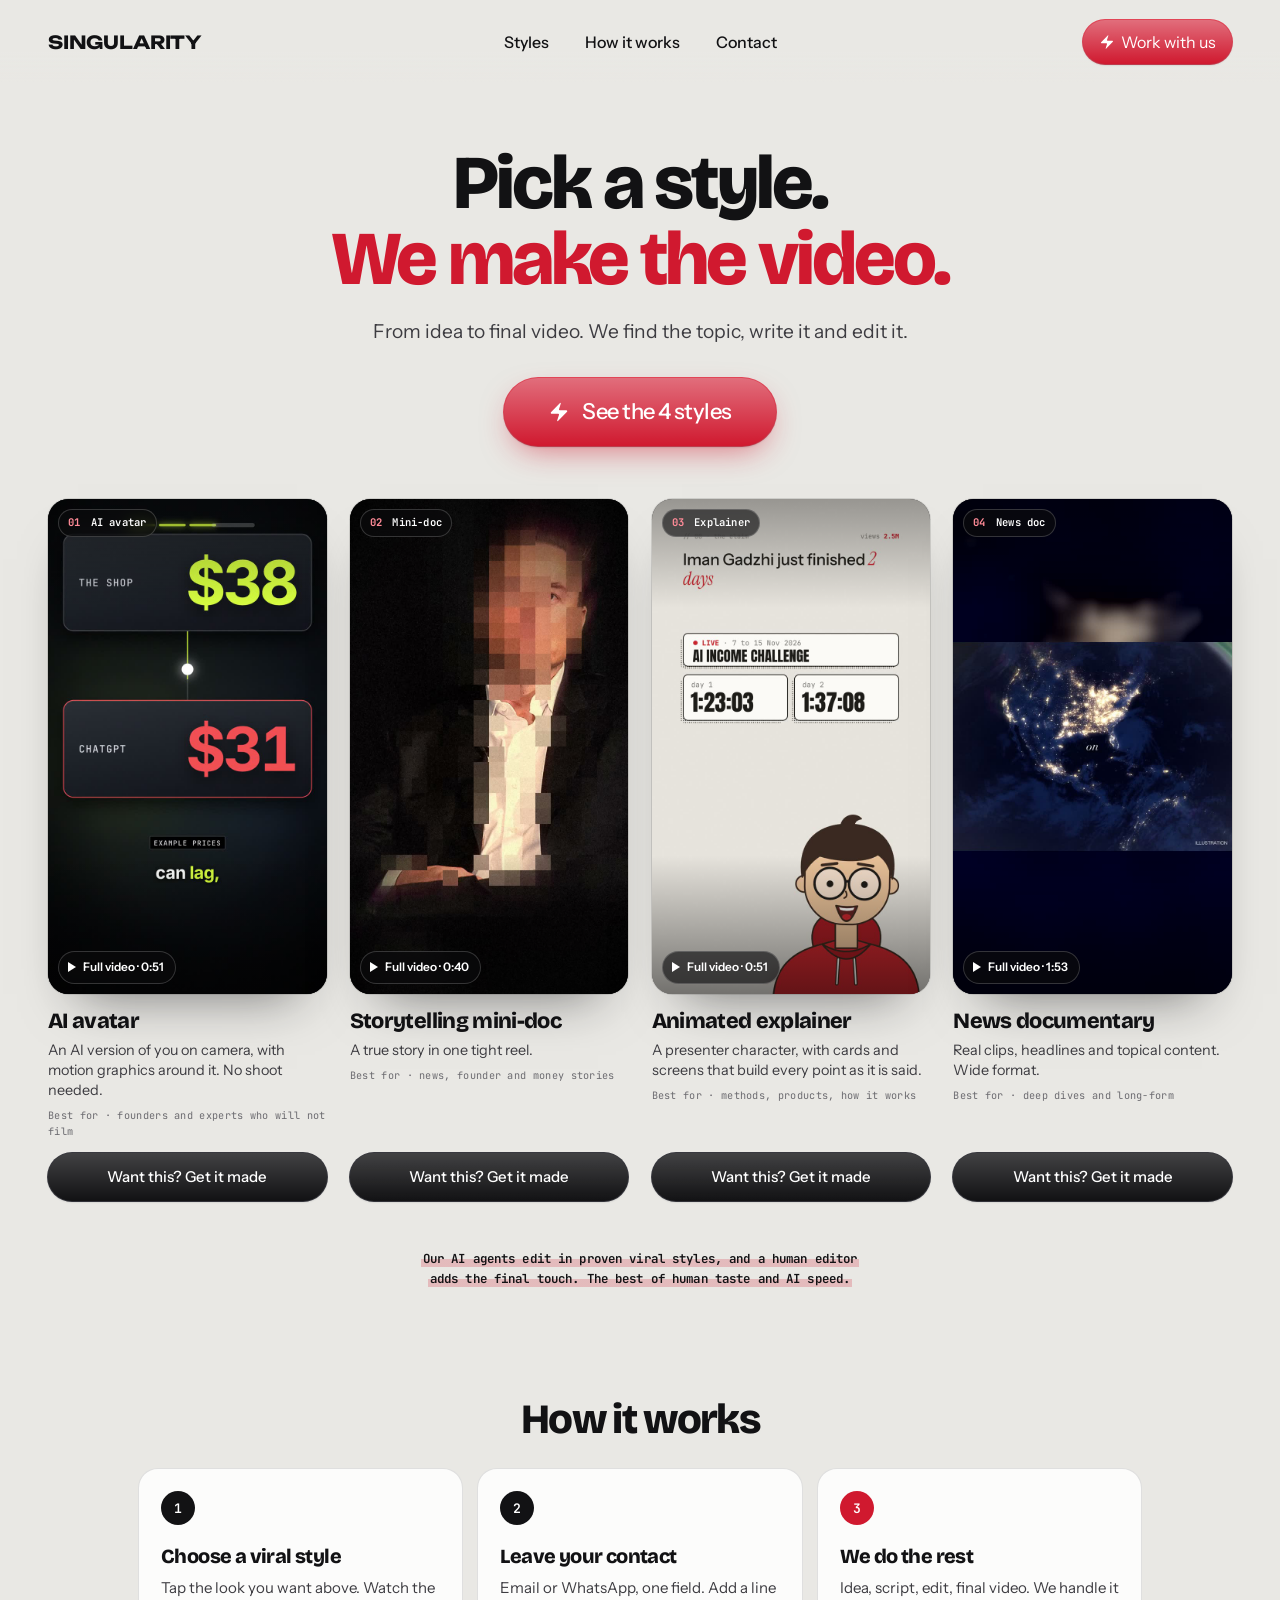
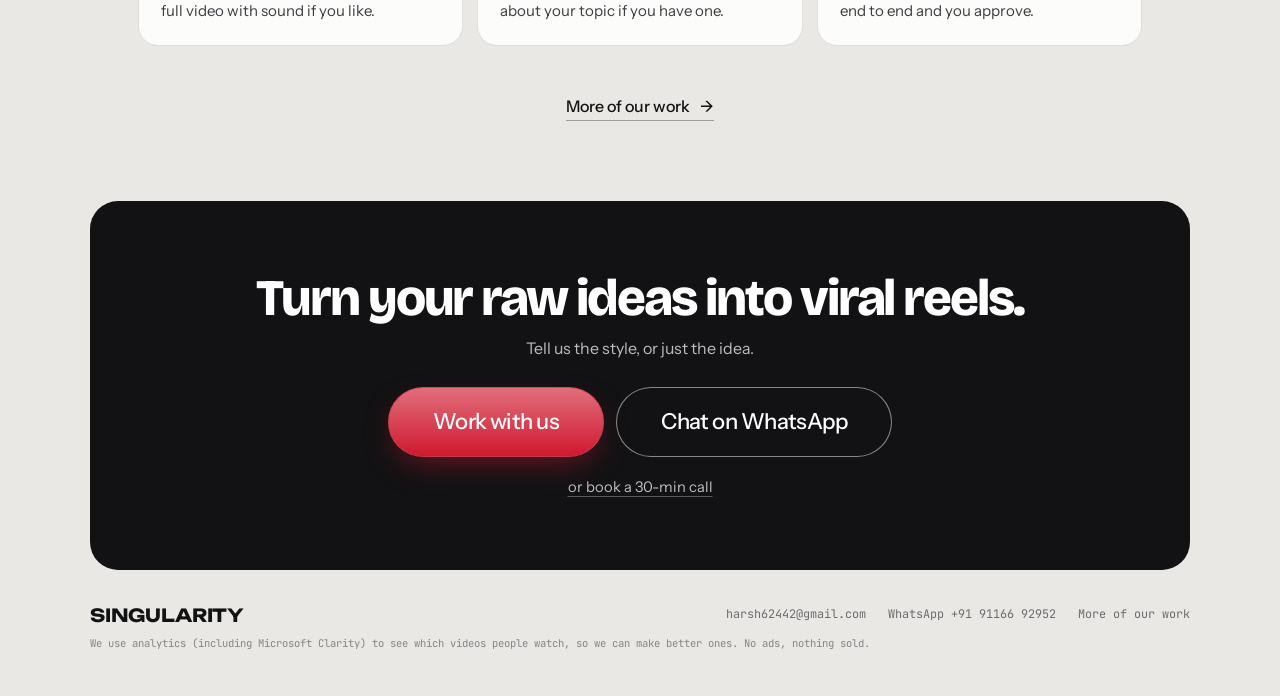
<file: index.html>
<!doctype html>
<html lang="en" data-ai-look="marker" data-studio="link">
<head>
<meta charset="utf-8">
<meta name="viewport" content="width=device-width, initial-scale=1, viewport-fit=cover">
<title>Singularity · Turn your raw ideas into viral reels</title>
<meta name="description" content="Choose from proven viral styles and Singularity makes the video for you, from idea to final cut. Four looks: cinematic mini-doc, explainer, AI avatar and news documentary.">
<meta name="theme-color" content="#e9e8e4" id="themeColor">
<link rel="icon" type="image/png" href="favicon.png">
<link rel="apple-touch-icon" href="apple-touch-icon.png">
<link rel="canonical" href="https://reachingsingularity.com/">
<meta property="og:type" content="website">
<meta property="og:url" content="https://reachingsingularity.com/">
<meta property="og:title" content="Turn your raw ideas into viral reels">
<meta property="og:description" content="Done-for-you videos from Singularity, idea to final cut. Choose a look, leave your contact, we make it.">
<meta property="og:image" content="https://reachingsingularity.com/media/og.jpg">
<meta property="og:image:width" content="1200"><meta property="og:image:height" content="630">
<meta name="twitter:card" content="summary_large_image">
<link rel="preconnect" href="https://fonts.googleapis.com">
<link rel="preconnect" href="https://fonts.gstatic.com" crossorigin>
<link rel="stylesheet" href="https://fonts.googleapis.com/css2?family=Bricolage+Grotesque:opsz,wght@12..96,700;12..96,800&family=Unbounded:wght@700&family=Instrument+Sans:wght@400;500;600&family=JetBrains+Mono:wght@400;600&display=swap">
<link rel="preload" as="image" href="media/minidoc-poster.jpg" fetchpriority="high">
<script>try{var b=JSON.parse(localStorage.getItem("ss_picks")||"{}").bg;if(b&&/^(localhost|127\.0\.0\.1)$/.test(location.hostname))document.documentElement.dataset.bg=b}catch(e){}</script>
<link rel="stylesheet" href="styles.css">
</head>
<body>

<header class="top" id="top">
  <a class="brand" href="#top" data-pick="logo">Singularity</a>
  <nav class="nav" aria-label="Sections">
    <a href="#styles">Styles</a>
    <a href="#how">How it works</a>
    <a href="#contact">Contact</a>
    <a class="studio-nav" href="studio/" data-pick="studio" hidden>More of our work</a>
  </nav>
  <button class="btn btn-sm" data-open-form=""><svg class="ico" viewBox="0 0 24 24" aria-hidden="true"><path d="M4 14a1 1 0 0 1-.78-1.63l9.9-10.2a.5.5 0 0 1 .86.46l-1.92 6.02A1 1 0 0 0 13 10h7a1 1 0 0 1 .78 1.63l-9.9 10.2a.5.5 0 0 1-.86-.46l1.92-6.02A1 1 0 0 0 11 14z"/></svg><span data-pick="cta">Work with us</span></button>
</header>

<main>
  <section class="hero">
    <p class="tag" data-pick="tag"></p>
    <h1>Pick a style.<br><em>We make the video.</em></h1>
    <p class="lede" data-pick="sub">From idea to final video. We find the topic, write it and edit it.</p>
    <div class="hero-cta">
      <a class="btn btn-lg" href="#styles"><svg class="ico" viewBox="0 0 24 24" aria-hidden="true"><path d="M4 14a1 1 0 0 1-.78-1.63l9.9-10.2a.5.5 0 0 1 .86.46l-1.92 6.02A1 1 0 0 0 13 10h7a1 1 0 0 1 .78 1.63l-9.9 10.2a.5.5 0 0 1-.86-.46l1.92-6.02A1 1 0 0 0 11 14z"/></svg>See the 4 styles</a>
    </div>
  </section>

  <section class="styles" id="styles" aria-label="Video styles">
    <!-- Style names and one-liners are first drafts. Edit freely. -->

    <article class="card" data-style="AI avatar" data-id="avatar">
      <div class="frame">
        <video class="loop" muted loop playsinline preload="none" poster="media/avatar-poster.jpg" width="720" height="1280" aria-label="AI avatar example, muted loop">
          <source data-src="media/avatar-loop.mp4" type="video/mp4">
        </video>
        <span class="chip"><b>01</b> AI avatar</span>
        <button class="watch" data-full="media/avatar-full.mp4" data-poster="media/avatar-poster.jpg"><span class="tri" aria-hidden="true"></span>Full video · 0:51</button>
      </div>
      <h2>AI avatar</h2>
      <p class="line">An AI version of you on camera, with motion graphics around it. No shoot needed.</p>
      <p class="for">Best for · founders and experts who will not film</p>
      <button class="btn btn-dark want" data-open-form="AI avatar"><span class="long" data-pick="want">Want this? Get it made</span><span class="short" data-pick="wantShort">Get this made</span></button>
    </article>

    <article class="card" data-style="Storytelling mini-doc" data-id="minidoc">
      <div class="frame">
        <video class="loop" muted loop playsinline preload="none" poster="media/minidoc-poster.jpg" width="720" height="1280" aria-label="Storytelling mini-doc example, muted loop">
          <source data-src="media/minidoc-loop.mp4" type="video/mp4">
        </video>
        <span class="chip"><b>02</b> Mini-doc</span>
        <button class="watch" data-full="media/minidoc-full.mp4" data-poster="media/minidoc-poster.jpg"><span class="tri" aria-hidden="true"></span>Full video · 0:40</button>
      </div>
      <h2>Storytelling mini-doc</h2>
      <p class="line">A true story in one tight reel.</p>
      <p class="for">Best for · news, founder and money stories</p>
      <button class="btn btn-dark want" data-open-form="Storytelling mini-doc"><span class="long" data-pick="want">Want this? Get it made</span><span class="short" data-pick="wantShort">Get this made</span></button>
    </article>

    <article class="card" data-style="Animated explainer" data-id="explainer">
      <div class="frame">
        <video class="loop" muted loop playsinline preload="none" poster="media/explainer-poster.jpg" width="720" height="1280" aria-label="Animated explainer example, muted loop">
          <source data-src="media/explainer-loop.mp4" type="video/mp4">
        </video>
        <span class="chip"><b>03</b> Explainer</span>
        <button class="watch" data-full="media/explainer-full.mp4" data-poster="media/explainer-poster.jpg"><span class="tri" aria-hidden="true"></span>Full video · 0:51</button>
      </div>
      <h2>Animated explainer</h2>
      <p class="line">A presenter character, with cards and screens that build every point as it is said.</p>
      <p class="for">Best for · methods, products, how it works</p>
      <button class="btn btn-dark want" data-open-form="Animated explainer"><span class="long" data-pick="want">Want this? Get it made</span><span class="short" data-pick="wantShort">Get this made</span></button>
    </article>

    <article class="card" data-style="News documentary" data-id="news">
      <div class="frame">
        <video class="loop" muted loop playsinline preload="none" poster="media/news-poster.jpg" width="720" height="1280" aria-label="News documentary example, muted loop">
          <source data-src="media/news-loop.mp4" type="video/mp4">
        </video>
        <span class="chip"><b>04</b> News doc</span>
        <button class="watch" data-full="media/news-full.mp4" data-poster="media/news-poster.jpg"><span class="tri" aria-hidden="true"></span>Full video · 1:53</button>
      </div>
      <h2>News documentary</h2>
      <p class="line">Real clips, headlines and topical content. Wide format.</p>
      <p class="for">Best for · deep dives and long-form</p>
      <button class="btn btn-dark want" data-open-form="News documentary"><span class="long" data-pick="want">Want this? Get it made</span><span class="short" data-pick="wantShort">Get this made</span></button>
    </article>
  </section>

  <div class="wheel-nav" hidden>
    <button class="wn-arrow" data-wheel="prev" aria-label="Previous style">‹</button>
    <span class="wn-dots"></span>
    <button class="wn-arrow" data-wheel="next" aria-label="Next style">›</button>
  </div>

  <p class="ai-line ai-strip" data-ai-slot="strip"><span>Our AI agents edit in proven viral styles, and a human editor adds the final touch. The best of human taste and AI speed.</span></p>

  <section class="how" id="how" aria-label="How it works">
    <h2 class="sec">How it works</h2>
    <ol>
      <li class="reveal"><span class="num">1</span><h3>Choose a viral style</h3><p>Tap the look you want above. Watch the full video with sound if you like.</p></li>
      <li class="reveal"><span class="num">2</span><h3>Leave your contact</h3><p>Email or WhatsApp, one field. Add a line about your topic if you have one.</p></li>
      <li class="reveal"><span class="num">3</span><h3>We do the rest</h3><p>Idea, script, edit, final video. We handle it end to end and you approve. <span class="ai-line ai-how" data-ai-slot="how" hidden></span></p></li>
    </ol>
  </section>

  <div class="studio-wrap reveal"><a class="studio" href="studio/"><span class="studio-t" data-pick="studio">More of our work</span><span class="studio-go" aria-hidden="true">→</span></a></div>

  <section class="close reveal" id="contact">
    <h2>Turn your raw ideas into viral reels.</h2>
    <p>Tell us the style, or just the idea.</p>
    <p class="ai-line ai-close" data-ai-slot="close" hidden></p>
    <div class="close-cta">
      <button class="btn btn-lg" data-open-form="" data-pick="cta">Work with us</button>
      <a class="btn btn-lg btn-ghost" id="waLink" target="_blank" rel="noopener">Chat on WhatsApp</a>
    </div>
    <a class="link" id="callLink" target="_blank" rel="noopener">or book a 30-min call</a>
    <a class="studio-close" href="studio/" hidden><span data-pick="studio">More of our work</span> →</a>
  </section>
</main>

<footer class="foot">
  <span class="brand" data-pick="logo">Singularity</span>
  <span class="foot-links">
    <a id="mailLink"></a>
    <a id="waLink2" target="_blank" rel="noopener"></a>
    <a href="studio/" data-pick="studio">More of our work</a>
  </span>
  <p class="ai-line ai-foot" data-ai-slot="foot" hidden></p>
  <p class="privacy-line">We use analytics (including Microsoft Clarity) to see which videos people watch, so we can make better ones. No ads, nothing sold.</p>
</footer>

<div class="sticky" id="sticky" hidden>
  <span>Like a style?</span>
  <button class="btn btn-sm" data-open-form="">Get it made</button>
</div>

<!-- Lead form -->
<dialog class="sheet" id="leadDialog" aria-labelledby="leadTitle">
  <button class="x" data-close aria-label="Close">×</button>
  <form id="leadForm" novalidate>
    <div class="picked">
      <img id="pickedImg" alt="" width="54" height="96">
      <div>
        <p class="mono">You picked</p>
        <h2 id="leadTitle">Get a video made</h2>
      </div>
    </div>

    <label class="field" for="styleSel"><span>Style</span>
      <select id="styleSel" name="style">
        <option>AI avatar</option>
        <option>Storytelling mini-doc</option>
        <option>Animated explainer</option>
        <option>News documentary</option>
        <option value="Not sure yet">Not sure yet, help me pick</option>
      </select>
    </label>

    <label class="field" for="leadContact"><span>Email or WhatsApp number</span>
      <input id="leadContact" name="contact" type="text" inputmode="email" autocomplete="email" autocapitalize="off" spellcheck="false" placeholder="you@company.com or +91 98765 43210" required aria-describedby="contactErr">
      <em class="err" id="contactErr" role="alert"></em>
    </label>

    <label class="field" for="note"><span>What is the video about? <i>optional</i></span>
      <input id="note" name="note" type="text" maxlength="200" placeholder="One line is enough">
    </label>

    <input class="hp" type="checkbox" name="botcheck" tabindex="-1" autocomplete="off" aria-hidden="true">

    <button class="btn btn-lg wide" type="submit" id="sendBtn">Send. We will reach out.</button>
    <p class="fine">We only use this to contact you about your video. <a id="waLink3" target="_blank" rel="noopener">Or message us on WhatsApp</a></p>
  </form>

  <div class="done" id="leadDone" hidden>
    <div class="tick" aria-hidden="true">✓</div>
    <h2>Got it.</h2>
    <p id="doneLine"></p>
    <button class="btn btn-dark btn-md" data-close>Back to the styles</button>
  </div>
</dialog>

<!-- Full video player -->
<dialog class="player" id="playerDialog" aria-label="Full video">
  <button class="x light" data-close aria-label="Close">×</button>
  <video id="playerVideo" controls playsinline preload="none"></video>
  <button class="btn btn-lg" id="playerWant">Want this? Get it made</button>
</dialog>

<script src="config.js"></script>
<script src="app.js"></script>
<script src="track.js"></script>
</body>
</html>
</file>
<file: styles.css>
/* Singularity · video styles page. Brand tokens match reachingsingularity.com */
:root{
  --ground:#e9e8e4;   /* platinum */
  --card:#fcfcfb;     /* pearl */
  --card-2:#efeeeb;
  --sheet:#fcfcfb;
  --ink:#121214;
  --muted:#6c6b70;
  --line:rgba(18,18,20,.12);
  --red:#d0192f;
  --red-ring:#e44658;
  --red-glow:rgba(208,25,47,.6);
  --display:"Bricolage Grotesque","Helvetica Neue",Arial,sans-serif;
  --body:"Instrument Sans","Helvetica Neue",Arial,sans-serif;
  --mono:"JetBrains Mono",ui-monospace,Menlo,monospace;
  --logo-font:"Unbounded",var(--display);--logo-weight:700;--logo-style:normal;--logo-space:-.01em;--logo-case:uppercase;--logo-scale:.78;--logo-vary:normal;--logo-size:1.45rem;
  --pad:clamp(16px,4vw,48px);
  --ease:cubic-bezier(.2,.7,.2,1);
  color-scheme:light;
}
html[data-bg="white"]{--ground:#ffffff;--card:#f6f5f3;--card-2:#efeeeb}
*{box-sizing:border-box}
html{scroll-behavior:smooth;-webkit-text-size-adjust:100%;background:var(--ground)}
body{margin:0;background:var(--ground);color:var(--ink);font-family:var(--body);font-size:16px;line-height:1.5;-webkit-font-smoothing:antialiased}
h1,h2,h3,p,ol{margin:0}
ol{padding:0;list-style:none}
button{font:inherit;color:inherit;cursor:pointer;border:0;background:none;padding:0}
a{color:inherit}
:focus-visible{outline:2px solid var(--red);outline-offset:3px;border-radius:6px}
[hidden]{display:none!important}

/* Buttons: same recipe as Crayo's (top gloss, 1px lighter ring, soft drop), in our red */
.btn{display:inline-flex;align-items:center;justify-content:center;gap:6px;border-radius:9999px;color:#fff;white-space:nowrap;text-decoration:none;
  height:44px;padding:10px 16px;font-size:16px;font-weight:400;line-height:24px;
  background:linear-gradient(rgba(255,255,255,.37),rgba(255,255,255,0)),var(--red);
  box-shadow:0 1px 2px rgba(14,18,27,.24),0 0 0 1px var(--red-ring);
  transition:filter .2s cubic-bezier(.4,0,.2,1),transform .2s cubic-bezier(.4,0,.2,1),box-shadow .2s cubic-bezier(.4,0,.2,1)}
.btn:hover{filter:brightness(1.08)}
.btn:active{transform:scale(.98)}
.btn .ico{height:1em;width:auto;fill:#fff;flex:none}
.btn-lg{height:56px;padding:0 min(2rem,6vw);gap:10px;font-size:min(18px,4.6vw);font-weight:500;letter-spacing:-.025em;
  box-shadow:0 1px 2px rgba(14,18,27,.24),0 0 0 1px var(--red-ring),0 12px 32px -10px var(--red-glow)}
.btn-md{height:50px;padding:0 26px;font-weight:500}
.btn-dark{background:linear-gradient(rgba(255,255,255,.2),rgba(255,255,255,0)),var(--ink);box-shadow:0 1px 2px rgba(14,18,27,.24),0 0 0 1px #3a3a40}
.btn-ghost{background:transparent;box-shadow:0 0 0 1px rgba(255,255,255,.5)}
.btn-ghost:hover{background:rgba(255,255,255,.1)}
.btn.wide{width:100%}
@media (min-width:768px){.btn-lg{height:68px;padding:0 44px;gap:12px;font-size:22px;letter-spacing:-.55px}}
.link{font-size:.92rem;color:var(--muted);text-decoration:underline;text-underline-offset:4px;text-decoration-color:var(--line)}
.link:hover{color:var(--ink);text-decoration-color:var(--ink)}

/* Top bar: part of the page, no band, no line (Crayo layout: logo, centre links, button) */
.top{position:sticky;top:0;z-index:20;display:grid;grid-template-columns:1fr auto 1fr;align-items:center;gap:12px;padding:20px var(--pad) 18px;max-width:1416px;margin:0 auto;
  background:linear-gradient(to bottom,var(--ground) 62%,transparent)}
.top .btn{justify-self:end}
.brand{font-family:var(--logo-font);font-weight:var(--logo-weight);font-style:var(--logo-style);letter-spacing:var(--logo-space);text-transform:var(--logo-case);font-variation-settings:var(--logo-vary,normal);font-size:calc(var(--logo-size) * var(--logo-scale,1));line-height:1;text-decoration:none;justify-self:start}
.nav{display:flex;gap:4px}
.nav a{font-size:16px;font-weight:500;padding:8px 16px;border-radius:8px;text-decoration:none;transition:background .2s}
.nav a:hover{background:rgba(18,18,20,.06)}

/* Hero */
.hero{text-align:center;padding:clamp(30px,7vh,76px) var(--pad) clamp(30px,5vh,52px);max-width:940px;margin:0 auto}
.tag{font-size:14px;font-weight:500;line-height:20px;color:var(--ink)}
.tag:empty{display:none}
h1{font-family:var(--display);font-weight:800;font-size:clamp(2.3rem,7.6vw,4.75rem);line-height:1;letter-spacing:-.04em;margin-top:20px;text-wrap:balance}
.tag:empty + h1{margin-top:0}
h1 em{font-style:normal;color:var(--red)}
.lede{max-width:600px;margin:20px auto 0;font-size:clamp(1rem,1.6vw,1.2rem);line-height:1.5;color:#3d3c41;text-wrap:balance}
.hero-cta{display:flex;justify-content:center;margin-top:32px}

/* Style cards */
.styles{display:grid;grid-template-columns:repeat(4,minmax(0,1fr));gap:clamp(12px,1.8vw,26px);padding:8px var(--pad) 0;max-width:1320px;margin:0 auto;scroll-margin-top:90px}
.card{display:flex;flex-direction:column;min-width:0;animation:cardin .7s var(--ease) both}
.card:nth-child(2){animation-delay:.07s}.card:nth-child(3){animation-delay:.14s}.card:nth-child(4){animation-delay:.21s}
@keyframes cardin{from{opacity:0;transform:translateY(26px)}}
.frame{position:relative;aspect-ratio:9/16;border-radius:clamp(14px,1.6vw,22px);overflow:hidden;background:#0b0b0c;
  box-shadow:0 0 0 1px var(--line),0 30px 50px -30px rgba(18,18,20,.55);transition:transform .35s var(--ease),box-shadow .35s var(--ease)}
.frame video{position:absolute;inset:0;width:100%;height:100%;object-fit:cover;display:block}
.frame::after{content:"";position:absolute;inset:0;pointer-events:none;background:linear-gradient(to bottom,rgba(0,0,0,.34),rgba(0,0,0,0) 22%,rgba(0,0,0,0) 72%,rgba(0,0,0,.5))}
.chip{position:absolute;z-index:2;left:10px;top:10px;max-width:calc(100% - 20px);font-family:var(--mono);font-size:.66rem;font-weight:600;letter-spacing:.02em;color:#fff;background:rgba(12,12,14,.62);
  backdrop-filter:blur(8px);-webkit-backdrop-filter:blur(8px);border:1px solid rgba(255,255,255,.18);padding:5px 9px;border-radius:999px;white-space:nowrap;overflow:hidden;text-overflow:ellipsis}
.chip b{color:#ff8b98;margin-right:4px}
.watch{position:absolute;z-index:2;left:10px;bottom:10px;display:inline-flex;align-items:center;gap:7px;font-size:.74rem;font-weight:600;color:#fff;background:rgba(12,12,14,.62);
  backdrop-filter:blur(8px);-webkit-backdrop-filter:blur(8px);border:1px solid rgba(255,255,255,.18);padding:7px 11px 7px 9px;border-radius:999px;transition:background .2s}
.watch:hover{background:var(--red)}
.tri{width:0;height:0;border-left:8px solid #fff;border-top:5px solid transparent;border-bottom:5px solid transparent}
.card h2{font-family:var(--display);font-weight:800;font-size:clamp(1.05rem,1.7vw,1.4rem);letter-spacing:-.03em;line-height:1.08;margin-top:16px}
.card .line{font-size:.9rem;color:#3d3c41;margin-top:6px;line-height:1.4}
.card .for{font-family:var(--mono);font-size:.64rem;letter-spacing:.03em;color:var(--muted);margin-top:8px;margin-bottom:14px}
.card .want{margin-top:auto;width:100%;height:48px;font-size:15px;font-weight:500;padding:0 10px}
.want .short{display:none}

/* Wheel layout (picks.layout = "wheel") */
.styles.wheel{display:block;position:relative;max-width:none;padding:12px 0 0;overflow:hidden;perspective:1500px;touch-action:pan-y;
  --cw:min(300px,60vw);--sx:calc(var(--cw) * .86);height:calc(var(--cw) * 16 / 9 + 200px)}
.styles.wheel .card{position:absolute;top:12px;left:50%;width:var(--cw);margin-left:calc(var(--cw) / -2);animation:none;
  transition:transform .65s var(--ease),opacity .5s var(--ease);will-change:transform}
.styles.wheel .card[data-off="0"]{z-index:3;transform:none}
.styles.wheel .card[data-off="1"]{z-index:2;transform:translateX(var(--sx)) translateZ(-240px) rotateY(-34deg);cursor:pointer}
.styles.wheel .card[data-off="-1"]{z-index:2;transform:translateX(calc(var(--sx) * -1)) translateZ(-240px) rotateY(34deg);cursor:pointer}
.styles.wheel .card[data-off="2"],.styles.wheel .card[data-off="-2"]{z-index:1;opacity:0;transform:translateZ(-520px);pointer-events:none}
.styles.wheel .card>:not(.frame),.styles.wheel .card .chip,.styles.wheel .card .watch{transition:opacity .4s var(--ease)}
.styles.wheel .card:not([data-off="0"])>:not(.frame),.styles.wheel .card:not([data-off="0"]) .chip,.styles.wheel .card:not([data-off="0"]) .watch{opacity:0;pointer-events:none}
.styles.wheel .card:not([data-off="0"]) .frame{filter:brightness(.82)}
.wheel-nav{display:flex;justify-content:center;align-items:center;gap:14px;margin-top:6px}
.wn-arrow{width:44px;height:44px;border-radius:50%;font-size:1.5rem;line-height:1;display:grid;place-items:center;background:var(--card);box-shadow:0 0 0 1px var(--line);transition:background .2s}
.wn-arrow:hover{background:#fff}
.wn-dots{display:flex;gap:8px}
.wn-dot{width:8px;height:8px;border-radius:999px;background:rgba(18,18,20,.22);transition:width .3s var(--ease),background .3s}
.wn-dot[aria-current="true"]{width:24px;background:var(--red)}

/* AI line (picks.ai) */
.ai-strip{max-width:640px;margin:clamp(30px,5vw,48px) auto 0;padding:0 var(--pad);text-align:center;font-family:var(--mono);font-size:.78rem;line-height:1.6;letter-spacing:.01em;color:var(--muted);text-wrap:balance}
.ai-strip::before,.ai-strip::after{content:none!important;display:none!important}
.ai-strip::before{margin-right:9px}
.ai-strip::after{margin-left:9px}
/* AI line looks (picks.aiLook) */
[data-ai-look="red"] .ai-strip{color:var(--red);font-weight:600}
[data-ai-look="ink"] .ai-strip{color:var(--ink);font-weight:600;font-size:.86rem}
[data-ai-look="glow"] .ai-strip{color:var(--ink);font-weight:600;text-shadow:0 0 18px rgba(208,25,47,.45),0 0 2px rgba(208,25,47,.25)}
[data-ai-look="glow"] .ai-strip::before,[data-ai-look="glow"] .ai-strip::after{box-shadow:0 0 0 3px rgba(208,25,47,.15),0 0 12px 2px rgba(208,25,47,.7);animation:aiPulse 2.4s ease-in-out infinite}
@keyframes aiPulse{50%{box-shadow:0 0 0 5px rgba(208,25,47,.08),0 0 18px 4px rgba(208,25,47,.4)}}
[data-ai-look="pill"] .ai-strip,[data-ai-look="dark"] .ai-strip,[data-ai-look="border"] .ai-strip{width:fit-content;max-width:min(680px,calc(100% - 2*var(--pad)));padding:11px 20px;border-radius:22px}
[data-ai-look="pill"] .ai-strip{background:var(--card);border:1px solid var(--line);color:var(--ink);box-shadow:0 1px 2px rgba(14,18,27,.08)}
[data-ai-look="dark"] .ai-strip{background:var(--ink);color:#e9e8e4;box-shadow:0 12px 30px -14px rgba(0,0,0,.5)}
[data-ai-look="border"] .ai-strip{color:var(--ink);border:1.5px solid transparent;background:linear-gradient(var(--card),var(--card)) padding-box,conic-gradient(from var(--ai-a,0deg),#d0192f,#ff8a5c,#7a5cff,#d0192f) border-box;animation:aiSpin 4s linear infinite}
@property --ai-a{syntax:"<angle>";inherits:false;initial-value:0deg}
@keyframes aiSpin{to{--ai-a:360deg}}
[data-ai-look="shimmer"] .ai-strip{font-weight:600;color:transparent;background:linear-gradient(100deg,var(--ink) 30%,var(--red) 45%,#ff8a5c 50%,var(--red) 55%,var(--ink) 70%) 0 0/250% 100% text;-webkit-background-clip:text;background-clip:text;animation:aiShine 4.5s ease-in-out infinite}
[data-ai-look="shimmer"] .ai-strip::before,[data-ai-look="shimmer"] .ai-strip::after{background:var(--red)}
@keyframes aiShine{0%{background-position:100% 0}60%,100%{background-position:0 0}}
[data-ai-look="marker"] .ai-strip{color:var(--ink);font-weight:600}
[data-ai-look="marker"] .ai-strip span{background:linear-gradient(transparent 55%,rgba(208,25,47,.22) 55%);box-decoration-break:clone;-webkit-box-decoration-break:clone;padding:0 2px}
@media (prefers-reduced-motion:reduce){.ai-strip,.ai-strip::before,.ai-strip::after{animation:none!important}}
.ai-how{display:block;margin-top:8px;color:var(--muted)}
.close .ai-close{margin-top:10px;font-family:var(--mono);font-size:.76rem;color:#8d8c93}
.ai-foot{flex-basis:100%;font-family:var(--mono);font-size:.7rem;color:var(--muted)}

/* Link to the earlier-work page (picks.studioLook) */
.studio-wrap{display:flex;justify-content:center;max-width:1100px;width:calc(100% - 2*var(--pad));margin:clamp(28px,5vw,48px) auto 0}
.studio{text-decoration:none;display:inline-flex;align-items:center;gap:10px}
.studio-go{display:grid;place-items:center;transition:transform .25s var(--ease)}
.studio:hover .studio-go{transform:translateX(4px)}
/* row: full-width card, one line */
:root:not([data-studio]) .studio,[data-studio="row"] .studio{width:100%;justify-content:space-between;padding:18px 18px 18px 24px;border-radius:20px;background:var(--card);border:1px solid var(--line);transition:border-color .2s,background .2s}
:root:not([data-studio]) .studio:hover,[data-studio="row"] .studio:hover{border-color:rgba(18,18,20,.3);background:#fff}
:root:not([data-studio]) .studio-t,[data-studio="row"] .studio-t{font-family:var(--display);font-weight:800;font-size:clamp(1.05rem,2.2vw,1.35rem);letter-spacing:-.03em}
:root:not([data-studio]) .studio-go,[data-studio="row"] .studio-go{width:44px;height:44px;border-radius:50%;background:var(--ink);color:#fff;font-size:1.2rem}
/* link: one quiet text link */
[data-studio="link"] .studio{font-weight:500;color:var(--ink);border-bottom:1px solid rgba(18,18,20,.35);padding-bottom:2px}
[data-studio="link"] .studio:hover{border-color:var(--ink)}
/* pill: small outline button */
[data-studio="pill"] .studio{padding:11px 18px 11px 20px;border-radius:999px;border:1px solid rgba(18,18,20,.3);background:rgba(255,255,255,.55);font-weight:600;font-size:.95rem;color:var(--ink);transition:background .2s,border-color .2s}
[data-studio="pill"] .studio:hover{background:#fff;border-color:var(--ink)}
/* nav, close, foot: no block in the page */
[data-studio="nav"] .studio-wrap,[data-studio="close"] .studio-wrap,[data-studio="foot"] .studio-wrap{display:none}
.studio-close{display:block;width:fit-content;margin:14px auto 0;font-size:.9rem;color:#a9a8ae;text-decoration:none;border-bottom:1px solid rgba(255,255,255,.2)}
.studio-close:hover{color:#fff}

/* How it works */
.how{max-width:1100px;margin:0 auto;padding:clamp(56px,9vw,110px) var(--pad) 0;scroll-margin-top:40px}
.sec{font-family:var(--display);font-weight:800;font-size:clamp(1.7rem,4vw,2.6rem);letter-spacing:-.04em;line-height:1;text-align:center}
.how ol{display:grid;grid-template-columns:repeat(3,1fr);gap:14px;margin-top:28px}
.how li{background:var(--card);border:1px solid var(--line);border-radius:20px;padding:22px}
.num{display:grid;place-items:center;width:34px;height:34px;border-radius:50%;background:var(--ink);color:#fff;font-family:var(--mono);font-size:.82rem;font-weight:600}
.how li:last-child .num{background:var(--red)}
.how h3{font-family:var(--display);font-weight:800;font-size:1.25rem;letter-spacing:-.03em;margin-top:16px}
.how li p{color:#3d3c41;font-size:.94rem;margin-top:6px}

/* Closing band */
.close{max-width:1100px;margin:clamp(40px,7vw,80px) auto 0;text-align:center;background:var(--ink);color:#fff;border-radius:28px;padding:clamp(36px,7vw,72px) var(--pad);width:calc(100% - 2*var(--pad));scroll-margin-top:100px}
.close h2{font-family:var(--display);font-weight:800;font-size:clamp(1.9rem,5vw,3.2rem);letter-spacing:-.04em;line-height:1}
.close p{color:#bdbcc1;margin-top:12px}
.close-cta{display:flex;flex-wrap:wrap;gap:14px;justify-content:center;margin-top:28px}
.close .link{display:inline-block;margin-top:20px;color:#bdbcc1;text-decoration-color:rgba(255,255,255,.3)}
.close .link:hover{color:#fff}

.foot{display:flex;flex-wrap:wrap;justify-content:space-between;align-items:center;gap:12px 24px;padding:36px var(--pad) 44px;max-width:1196px;margin:0 auto}
.privacy-line{flex-basis:100%;margin:0;font-family:var(--mono);font-size:.66rem;color:var(--muted);opacity:.8}
.foot-links{display:flex;flex-wrap:wrap;gap:8px 22px;font-family:var(--mono);font-size:.74rem;color:var(--muted)}
.foot-links a{text-decoration:none}
.foot-links a:hover{color:var(--ink)}

/* Sticky bar (phones) */
.sticky{position:fixed;z-index:30;left:12px;right:12px;bottom:calc(12px + env(safe-area-inset-bottom));display:none;align-items:center;justify-content:space-between;gap:12px;
  background:rgba(18,18,20,.94);color:#fff;border-radius:999px;padding:7px 7px 7px 20px;font-weight:600;font-size:.92rem;box-shadow:0 18px 40px -14px rgba(0,0,0,.6);
  transform:translateY(140%);transition:transform .35s var(--ease)}
.sticky.show{transform:none}

/* Dialogs */
dialog{border:0;padding:0;color:var(--ink);max-width:none;max-height:none}
dialog::backdrop{background:rgba(12,12,14,.6);backdrop-filter:blur(6px);-webkit-backdrop-filter:blur(6px)}
.sheet{width:min(440px,calc(100vw - 24px));background:var(--sheet);border-radius:24px;padding:26px 24px 22px;box-shadow:0 40px 80px -30px rgba(0,0,0,.6)}
.sheet[open]{animation:rise .32s var(--ease)}
@keyframes rise{from{opacity:0;transform:translateY(24px) scale(.98)}}
.x{position:absolute;right:12px;top:12px;width:36px;height:36px;border-radius:50%;font-size:1.4rem;line-height:1;color:var(--muted);display:grid;place-items:center;z-index:3}
.x:hover{background:var(--card-2);color:var(--ink)}
.x.light{color:#fff;background:rgba(255,255,255,.14)}
.x.light:hover{background:rgba(255,255,255,.3);color:#fff}
.picked{display:flex;align-items:center;gap:14px;margin-bottom:18px;padding-right:34px}
.picked img{width:54px;height:96px;object-fit:cover;border-radius:10px;background:var(--card-2);box-shadow:0 0 0 1px var(--line)}
.picked img.none{display:none}
.mono{font-family:var(--mono);font-size:.64rem;letter-spacing:.1em;text-transform:uppercase;color:var(--muted)}
.picked h2{font-family:var(--display);font-weight:800;font-size:1.55rem;letter-spacing:-.035em;line-height:1.05;margin-top:4px}
.field{display:block;margin-top:14px}
.field>span{display:block;font-size:.82rem;font-weight:600;margin-bottom:6px}
.field i{font-style:normal;font-weight:400;color:var(--muted)}
.field input,.field select{width:100%;font:inherit;font-size:16px;color:var(--ink);background:#fff;border:1.5px solid var(--line);border-radius:12px;padding:13px 14px;appearance:none;-webkit-appearance:none;transition:border-color .15s,box-shadow .15s}
.field select{background-image:url("data:image/svg+xml,%3Csvg xmlns='http://www.w3.org/2000/svg' width='12' height='8'%3E%3Cpath d='M1 1l5 5 5-5' fill='none' stroke='%23121214' stroke-width='1.8'/%3E%3C/svg%3E");background-repeat:no-repeat;background-position:right 14px center;padding-right:36px}
.field input:focus,.field select:focus{outline:0;border-color:var(--ink);box-shadow:0 0 0 4px rgba(18,18,20,.08)}
.field input::placeholder{color:#a9a8a4}
.field.bad input{border-color:var(--red);box-shadow:0 0 0 4px rgba(208,25,47,.1)}
.err{display:block;font-style:normal;font-size:.8rem;color:var(--red);min-height:0;margin-top:5px}
.hp{position:absolute;left:-9999px;opacity:0;width:1px;height:1px}
.sheet .wide{margin-top:22px;height:56px;font-size:17px;padding:0 20px;letter-spacing:-.01em}
.sheet .wide[disabled]{opacity:.6;pointer-events:none}
.fine{font-size:.76rem;color:var(--muted);text-align:center;margin-top:14px}
.done{text-align:center;padding:14px 0 4px}
.tick{width:56px;height:56px;border-radius:50%;background:var(--red);color:#fff;font-size:1.6rem;display:grid;place-items:center;margin:0 auto 14px;animation:pop .5s var(--ease)}
.done h2{font-family:var(--display);font-weight:800;font-size:1.9rem;letter-spacing:-.035em}
.done p{color:#3d3c41;margin:8px 0 20px}
.done p .btn{height:56px;font-size:17px;padding:0 28px}

.player{background:transparent;overflow:visible;width:min(calc(100vw - 24px),calc((100dvh - 170px) * 9 / 16),460px)}
.player[open]{display:flex;flex-direction:column;gap:16px;align-items:center;animation:rise .32s var(--ease)}
.player video{width:100%;aspect-ratio:9/16;border-radius:20px;background:#000;display:block}
.player .x{right:8px;top:8px}
.player .btn{width:100%;height:56px;font-size:18px;padding:0 20px;letter-spacing:-.02em}

/* Scroll reveal */
.reveal{opacity:0;transform:translateY(22px);transition:opacity .6s var(--ease),transform .6s var(--ease);transition-delay:var(--d,0ms)}
.reveal.in{opacity:1;transform:none}

/* Tablet */
@media (max-width:980px){
  .styles{grid-template-columns:repeat(2,minmax(0,1fr));max-width:680px}
  .how ol{grid-template-columns:1fr}
}
/* Phone */
@media (max-width:640px){
  :root{--logo-size:1.25rem}
  .top{grid-template-columns:1fr auto;padding:14px 16px 14px}
  .nav{display:none}
  .top .btn{height:40px;padding:8px 14px;font-size:15px}
  .hero{padding-top:22px;padding-bottom:26px}
  .hero-cta{margin-top:26px}
  .styles{gap:22px 10px;padding-inline:12px}
  .chip{font-size:.58rem;left:7px;top:7px;padding:4px 7px;max-width:calc(100% - 14px)}
  .watch{left:7px;bottom:7px;font-size:.66rem;padding:6px 9px 6px 8px}
  .card h2{margin-top:11px}
  .card .line{font-size:.8rem;margin-bottom:12px}
  .card .for{display:none}
  .card .want{height:44px;font-size:14px}
  .want .long{display:none}.want .short{display:inline}
  .sticky{display:flex}
  .sticky .btn{height:42px}
  .foot{padding-bottom:96px;flex-direction:column;align-items:flex-start}
  .sheet{width:100vw;max-width:100vw;margin:auto 0 0;border-radius:24px 24px 0 0;padding-bottom:calc(22px + env(safe-area-inset-bottom))}
  .sheet[open]{animation:up .34s var(--ease)}
  @keyframes up{from{transform:translateY(100%)}}
}
@media (prefers-reduced-motion:reduce){
  html{scroll-behavior:auto}
  *,*::before,*::after{animation-duration:.01ms!important;transition-duration:.01ms!important}
  .reveal{opacity:1;transform:none}
}

/* Review panel (local preview only, never deployed) */
.rv{position:fixed;z-index:60;left:14px;bottom:14px;width:330px;max-width:calc(100vw - 28px);max-height:calc(100dvh - 28px);overflow:auto;background:#17171a;color:#fff;border-radius:18px;padding:14px;font-family:var(--body);font-size:13px;box-shadow:0 24px 60px -18px rgba(0,0,0,.7)}
.rv.min{width:auto;padding:0;overflow:visible}
.rv.min .rv-body{display:none}
.rv-head{display:flex;justify-content:space-between;align-items:center;gap:12px;font-weight:600}
.rv.min .rv-head{padding:10px 14px}
.rv-head small{font-weight:400;color:#9a99a0;display:block;font-size:11px}
.rv.min .rv-head small{display:none}
.rv-head button{color:#fff;background:rgba(255,255,255,.12);border-radius:999px;padding:4px 10px;font-size:12px}
.rv h4{margin:14px 0 6px;font:600 10px var(--mono);letter-spacing:.1em;text-transform:uppercase;color:#9a99a0}
.rv-opts{display:flex;flex-wrap:wrap;gap:6px}
.rv-opts button{background:rgba(255,255,255,.08);color:#e6e5ea;border-radius:10px;padding:7px 10px;text-align:left;font-size:12.5px;line-height:1.3;border:1px solid transparent}
.rv-opts.col button{width:100%}
.rv-opts button:hover{background:rgba(255,255,255,.16)}
.rv-opts button[aria-pressed="true"]{background:#fff;color:#121214}
.rv-opts button b{display:block;font-size:19px;line-height:1.15;font-weight:inherit}
.rv-out{margin-top:14px;background:rgba(255,255,255,.07);border-radius:10px;padding:9px 10px;font:11.5px/1.5 var(--mono);color:#cfced4;white-space:pre-wrap;user-select:all}
.rv-copy{margin-top:8px;width:100%;background:var(--red);color:#fff;border-radius:10px;padding:9px;font-weight:600}
</file>
